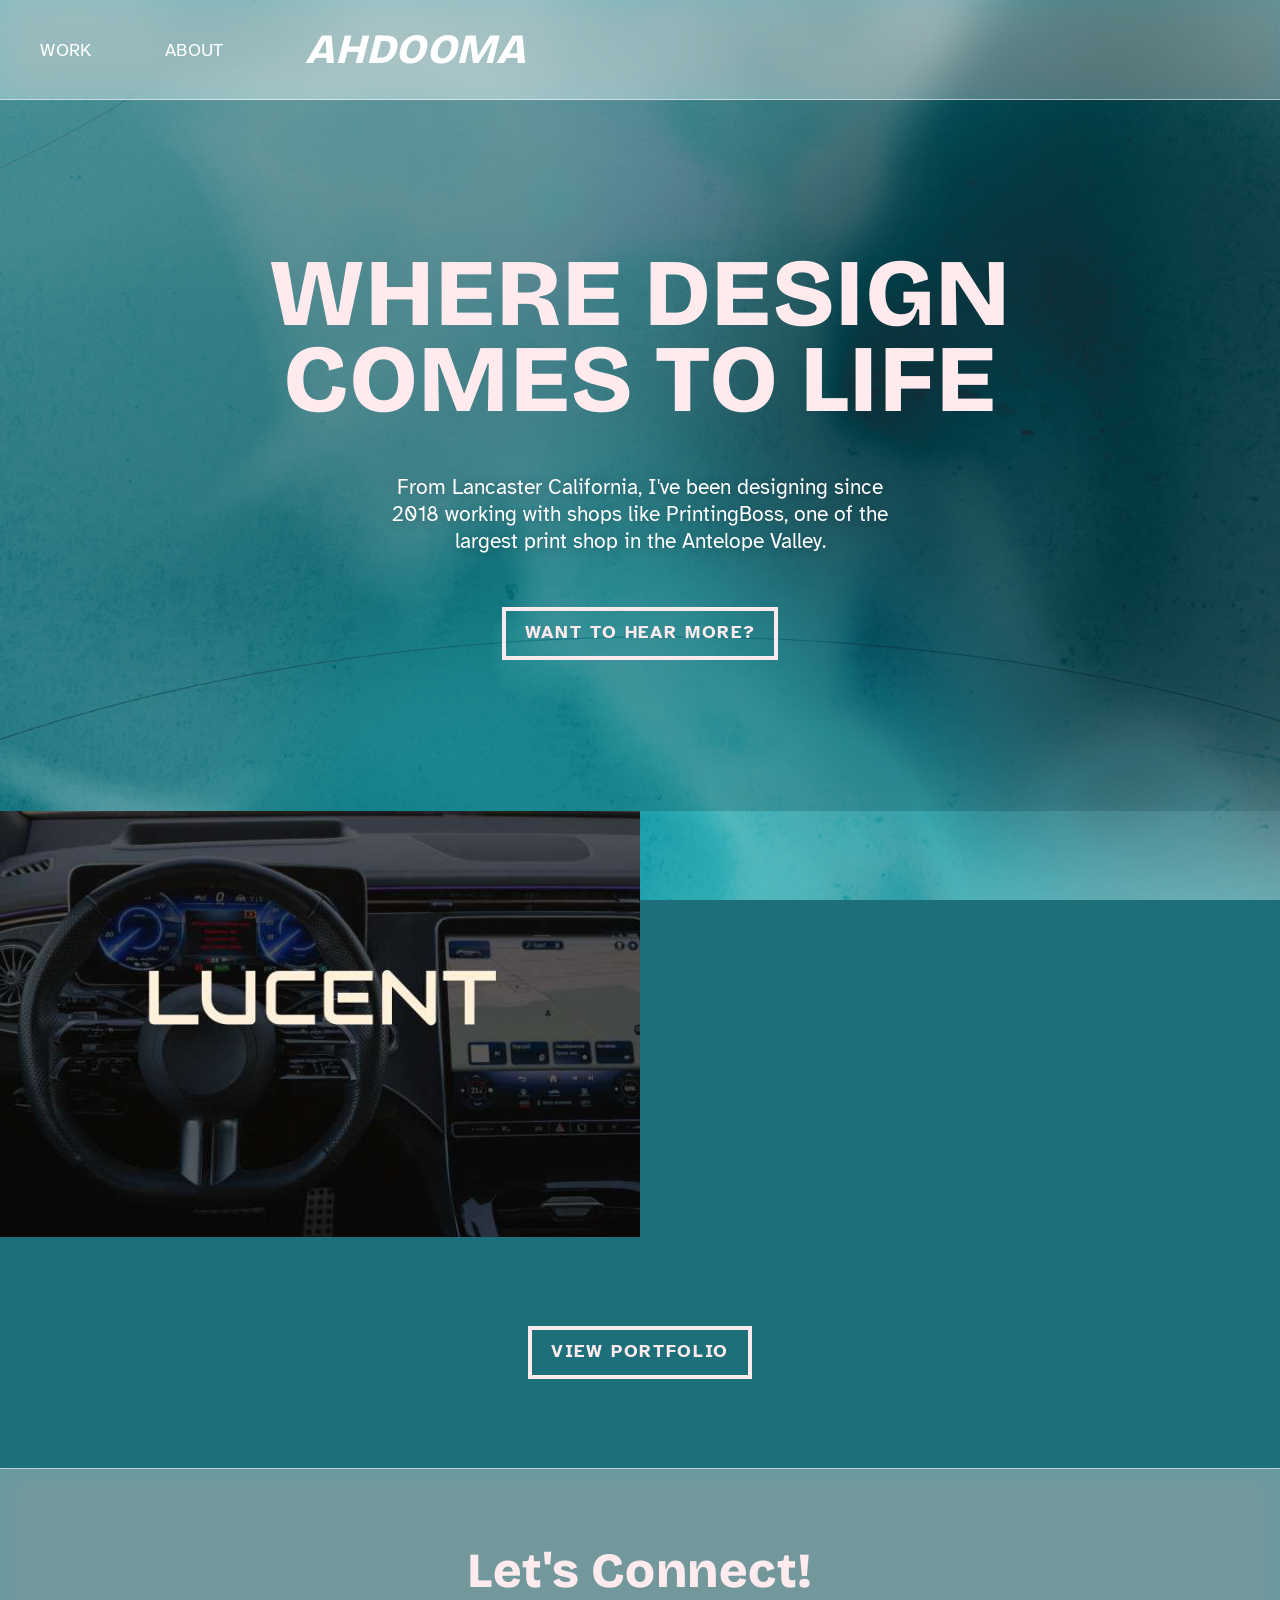
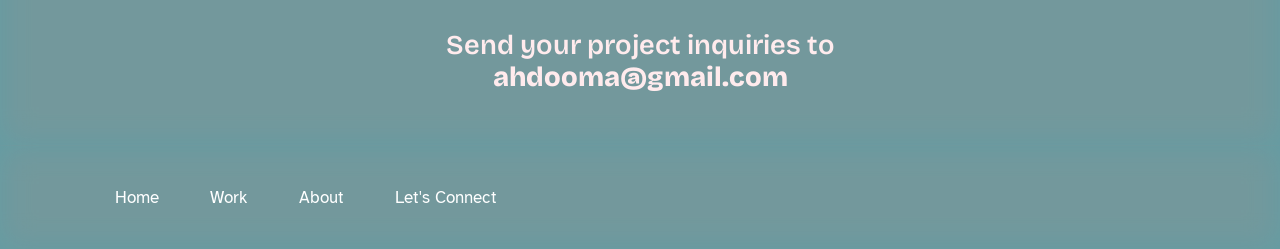
<file: index.html>
<!DOCTYPE html><html lang="en-gb"><head><meta charset="utf-8"><meta http-equiv="X-UA-Compatible" content="IE=edge"><meta name="viewport" content="width=device-width,initial-scale=1"><title>Ahdooma</title><meta name="generator" content="Publii Open-Source CMS for Static Site"><link rel="canonical" href="https://Ahdooma.github.io/Ahdoomaland2/"><link rel="alternate" type="application/atom+xml" href="https://Ahdooma.github.io/Ahdoomaland2/feed.xml" title="Ahdooma - RSS"><link rel="alternate" type="application/json" href="https://Ahdooma.github.io/Ahdoomaland2/feed.json" title="Ahdooma - JSON"><meta property="og:title" content="Ahdooma"><meta property="og:site_name" content="Ahdooma"><meta property="og:description" content=""><meta property="og:url" content="https://Ahdooma.github.io/Ahdoomaland2/"><meta property="og:type" content="website"><link rel="preload" href="https://Ahdooma.github.io/Ahdoomaland2/assets/fonts/bricolage-800.woff" as="font" type="font/woff" crossorigin><link rel="preload" href="https://Ahdooma.github.io/Ahdoomaland2/assets/fonts/atkinson-400.woff" as="font" type="font/woff" crossorigin><link rel="stylesheet" href="https://Ahdooma.github.io/Ahdoomaland2/assets/css/style.css?v&#x3D;b9c79a735c559bd54cc8ac964f9b024a"><script type="application/ld+json">{"@context":"http://schema.org","@type":"Organization","name":"Ahdooma","url":"https://Ahdooma.github.io/Ahdoomaland2/"}</script><noscript><style>img[loading] {
                    opacity: 1;
                }</style></noscript></head><body class="home-template"><style>.bg__layer{background-image:url('https://Ahdooma.github.io/Ahdoomaland2/assets/images/texture.jpg')}</style><div class="bg" aria-hidden="true"><div class="bg__layer bg__layer--1"></div><div class="bg__layer bg__layer--2"></div><span class="bg__glow bg__glow--1"></span> <span class="bg__glow bg__glow--2"></span> <span class="bg__glow bg__glow--3"></span><div class="bg__shade"></div></div><header class="topbar js-topbar"><div class="topbar__inner"><button class="topbar__toggle js-menu-toggle" aria-label="Menu" aria-controls="main-nav" aria-expanded="false"><span class="topbar__toggle-bars" aria-hidden="true"></span></button><nav class="nav" id="main-nav" aria-label="Main"><ul class="nav__list"><li><a href="https://Ahdooma.github.io/Ahdoomaland2/work/" target="_self">Work</a></li><li><a href="https://Ahdooma.github.io/Ahdoomaland2/about/" target="_self">About</a></li></ul></nav><a class="logo" href="https://Ahdooma.github.io/Ahdoomaland2/">Ahdooma</a></div></header><main class="home"><section class="hero"><div class="hero__inner"><h1 class="hero__title">Where design comes to life</h1><p class="hero__text">From Lancaster California, I&#x27;ve been designing since 2018 working with shops like PrintingBoss, one of the largest print shop in the Antelope Valley.</p><a class="btn" href="about.html">Want to hear more?</a></div></section><section class="tiles tiles--2" aria-label="Featured work"><article class="tile"><a class="tile__link" href="https://Ahdooma.github.io/Ahdoomaland2/work/lucent/"><img class="tile__image" src="https://Ahdooma.github.io/Ahdoomaland2/media/posts/1/Lucent-thumbnail.jpg" srcset="https://Ahdooma.github.io/Ahdoomaland2/media/posts/1/responsive/Lucent-thumbnail-xs.jpg 480w, https://Ahdooma.github.io/Ahdoomaland2/media/posts/1/responsive/Lucent-thumbnail-sm.jpg 768w, https://Ahdooma.github.io/Ahdoomaland2/media/posts/1/responsive/Lucent-thumbnail-md.jpg 1024w, https://Ahdooma.github.io/Ahdoomaland2/media/posts/1/responsive/Lucent-thumbnail-lg.jpg 1440w" sizes="(min-width: 720px) 50vw, 100vw" loading="lazy" height="480" width="720" alt=""> <span class="tile__title">Lucent</span></a></article></section><div class="cta-band"><a class="btn" href="https://Ahdooma.github.io/Ahdoomaland2/work/">View portfolio</a></div></main><section class="connect" aria-labelledby="connect-title"><div class="connect__inner"><h2 class="connect__title" id="connect-title">Let&#x27;s Connect!</h2><p class="connect__text">Send your project inquiries to <a href="mailto:ahdooma@gmail.com">ahdooma@gmail.com</a></p></div></section><footer class="footer"><div class="footer__inner"><div class="social"></div><nav class="footer__nav" aria-label="Footer"><ul><li class="active"><a href="https://Ahdooma.github.io/Ahdoomaland2/" target="_self">Home</a></li><li><a href="https://Ahdooma.github.io/Ahdoomaland2/work/" target="_self">Work</a></li><li><a href="https://Ahdooma.github.io/Ahdoomaland2/about/" target="_self">About</a></li><li><a href="https://Ahdooma.github.io/Ahdoomaland2/about/" target="_self">Let&#x27;s Connect</a></li></ul></nav></div></footer><script defer="defer" src="https://Ahdooma.github.io/Ahdoomaland2/assets/js/scripts.js?v&#x3D;b7cb4a0f5ff5a17b3cee25b6f83ab95b"></script><script>var images = document.querySelectorAll('img[loading]');
      for (var i = 0; i < images.length; i++) {
         if (images[i].complete) {
            images[i].classList.add('is-loaded');
         } else {
            images[i].addEventListener('load', function () {
               this.classList.add('is-loaded');
            }, false);
         }
      }</script></body></html>
</file>
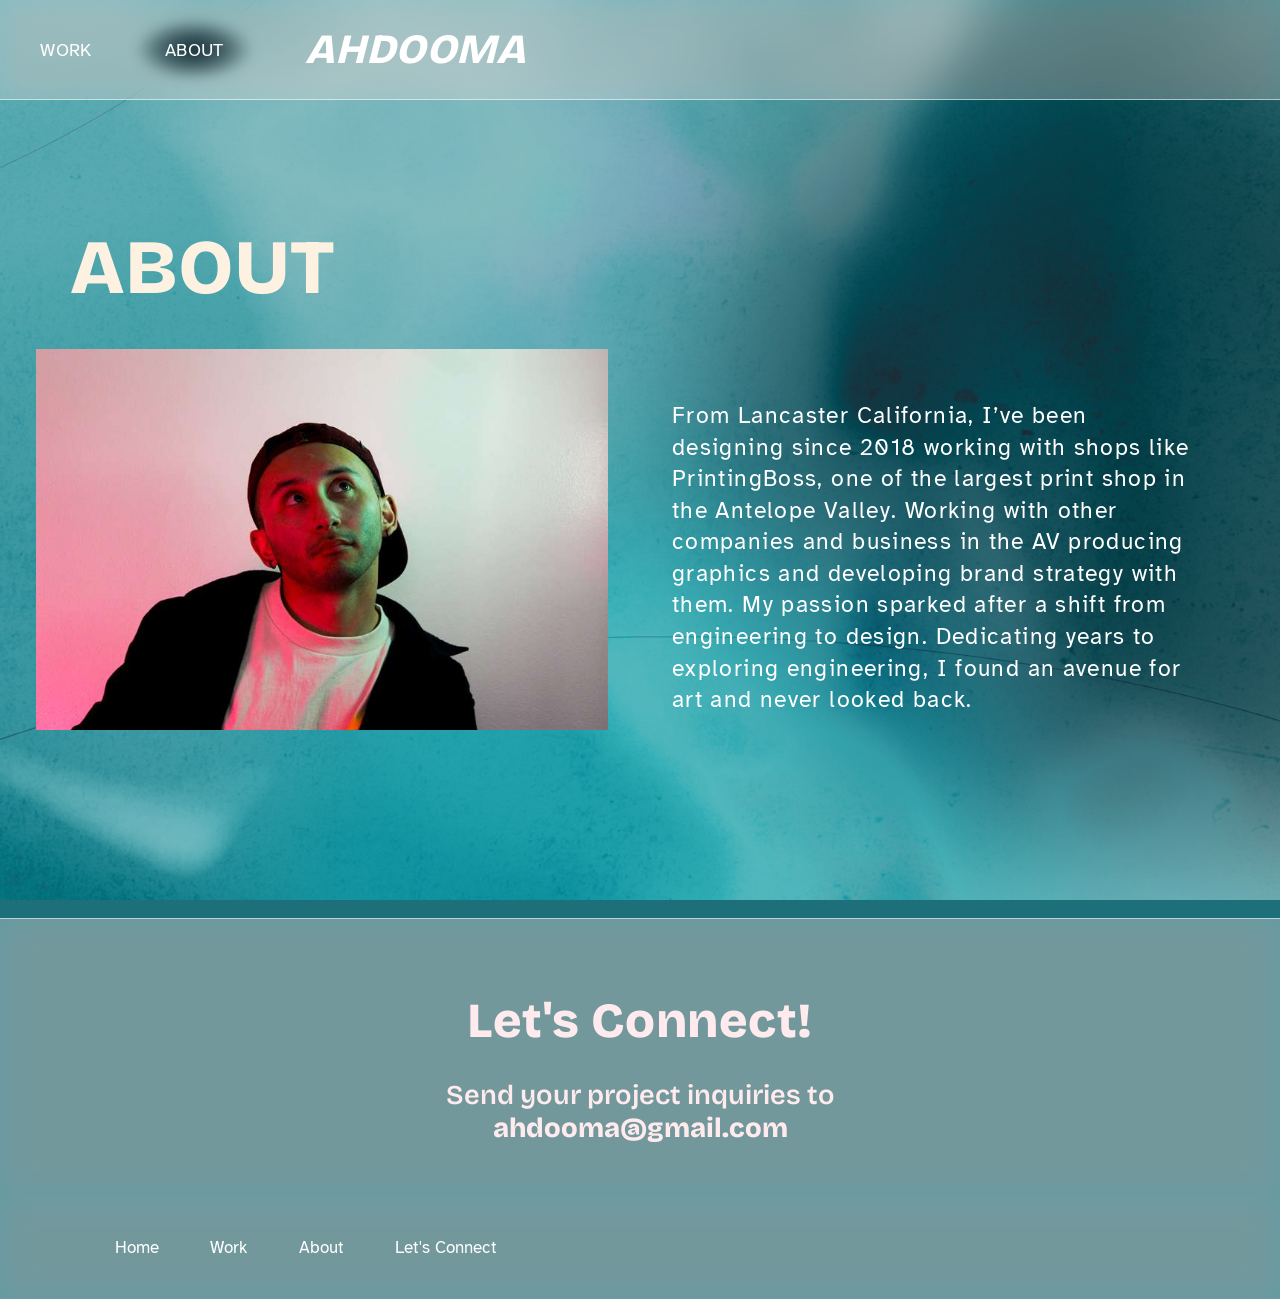
<file: about/index.html>
<!DOCTYPE html><html lang="en-gb"><head><meta charset="utf-8"><meta http-equiv="X-UA-Compatible" content="IE=edge"><meta name="viewport" content="width=device-width,initial-scale=1"><title>About - Ahdooma</title><meta name="description" content="From Lancaster California, I’ve been designing since 2018 working with shops like PrintingBoss, one of the largest print shop in the Antelope Valley. Working with other companies and business in the AV producing graphics and developing brand strategy with them. My passion sparked after a&amp;hellip;"><meta name="generator" content="Publii Open-Source CMS for Static Site"><link rel="canonical" href="https://Ahdooma.github.io/Ahdoomaland2/about/"><link rel="alternate" type="application/atom+xml" href="https://Ahdooma.github.io/Ahdoomaland2/feed.xml" title="Ahdooma - RSS"><link rel="alternate" type="application/json" href="https://Ahdooma.github.io/Ahdoomaland2/feed.json" title="Ahdooma - JSON"><meta property="og:title" content="About"><meta property="og:image" content="https://Ahdooma.github.io/Ahdoomaland2/media/posts/3/Angel-8-1.jpg"><meta property="og:image:width" content="2592"><meta property="og:image:height" content="1728"><meta property="og:site_name" content="Ahdooma"><meta property="og:description" content="From Lancaster California, I’ve been designing since 2018 working with shops like PrintingBoss, one of the largest print shop in the Antelope Valley. Working with other companies and business in the AV producing graphics and developing brand strategy with them. My passion sparked after a&amp;hellip;"><meta property="og:url" content="https://Ahdooma.github.io/Ahdoomaland2/about/"><meta property="og:type" content="article"><link rel="preload" href="https://Ahdooma.github.io/Ahdoomaland2/assets/fonts/bricolage-800.woff" as="font" type="font/woff" crossorigin><link rel="preload" href="https://Ahdooma.github.io/Ahdoomaland2/assets/fonts/atkinson-400.woff" as="font" type="font/woff" crossorigin><link rel="stylesheet" href="https://Ahdooma.github.io/Ahdoomaland2/assets/css/style.css?v&#x3D;b9c79a735c559bd54cc8ac964f9b024a"><script type="application/ld+json">{"@context":"http://schema.org","@type":"Article","mainEntityOfPage":{"@type":"WebPage","@id":"https://Ahdooma.github.io/Ahdoomaland2/about/"},"headline":"About","datePublished":"2026-11-12T17:09-08:00","dateModified":"2026-11-12T17:09-08:00","image":{"@type":"ImageObject","url":"https://Ahdooma.github.io/Ahdoomaland2/media/posts/3/Angel-8-1.jpg","height":1728,"width":2592},"description":"From Lancaster California, I’ve been designing since 2018 working with shops like PrintingBoss, one of the largest print shop in the Antelope Valley. Working with other companies and business in the AV producing graphics and developing brand strategy with them. My passion sparked after a&hellip;","author":{"@type":"Person","name":"Ahdooma","url":"https://Ahdooma.github.io/Ahdoomaland2/authors/ahdooma/"},"publisher":{"@type":"Organization","name":"Ahdooma"}}</script><noscript><style>img[loading] {
                    opacity: 1;
                }</style></noscript></head><body class="page-template"><style>.bg__layer{background-image:url('https://Ahdooma.github.io/Ahdoomaland2/assets/images/texture.jpg')}</style><div class="bg" aria-hidden="true"><div class="bg__layer bg__layer--1"></div><div class="bg__layer bg__layer--2"></div><span class="bg__glow bg__glow--1"></span> <span class="bg__glow bg__glow--2"></span> <span class="bg__glow bg__glow--3"></span><div class="bg__shade"></div></div><header class="topbar js-topbar"><div class="topbar__inner"><button class="topbar__toggle js-menu-toggle" aria-label="Menu" aria-controls="main-nav" aria-expanded="false"><span class="topbar__toggle-bars" aria-hidden="true"></span></button><nav class="nav" id="main-nav" aria-label="Main"><ul class="nav__list"><li><a href="https://Ahdooma.github.io/Ahdoomaland2/work/" target="_self">Work</a></li><li class="active"><a href="https://Ahdooma.github.io/Ahdoomaland2/about/" target="_self">About</a></li></ul></nav><a class="logo" href="https://Ahdooma.github.io/Ahdoomaland2/">Ahdooma</a></div></header><main class="page page--about"><article class="about"><h1 class="about__title">About</h1><div class="about__grid"><figure class="about__photo"><img src="https://Ahdooma.github.io/Ahdoomaland2/media/posts/3/Angel-8-1.jpg" srcset="https://Ahdooma.github.io/Ahdoomaland2/media/posts/3/responsive/Angel-8-1-xs.jpg 480w, https://Ahdooma.github.io/Ahdoomaland2/media/posts/3/responsive/Angel-8-1-sm.jpg 768w, https://Ahdooma.github.io/Ahdoomaland2/media/posts/3/responsive/Angel-8-1-md.jpg 1024w, https://Ahdooma.github.io/Ahdoomaland2/media/posts/3/responsive/Angel-8-1-lg.jpg 1440w" sizes="(min-width: 720px) 50vw, 100vw" loading="eager" height="1728" width="2592" alt=""></figure><div class="about__text entry"><p>From Lancaster California, I’ve been designing since 2018 working with shops like PrintingBoss, one of the largest print shop in the Antelope Valley. Working with other companies and business in the AV producing graphics and developing brand strategy with them. My passion sparked after a shift from engineering to design. Dedicating years to exploring engineering, I found an avenue for art and never looked back.</p></div></div></article></main><section class="connect" aria-labelledby="connect-title"><div class="connect__inner"><h2 class="connect__title" id="connect-title">Let&#x27;s Connect!</h2><p class="connect__text">Send your project inquiries to <a href="mailto:ahdooma@gmail.com">ahdooma@gmail.com</a></p></div></section><footer class="footer"><div class="footer__inner"><div class="social"></div><nav class="footer__nav" aria-label="Footer"><ul><li><a href="https://Ahdooma.github.io/Ahdoomaland2/" target="_self">Home</a></li><li><a href="https://Ahdooma.github.io/Ahdoomaland2/work/" target="_self">Work</a></li><li class="active"><a href="https://Ahdooma.github.io/Ahdoomaland2/about/" target="_self">About</a></li><li class="active"><a href="https://Ahdooma.github.io/Ahdoomaland2/about/" target="_self">Let&#x27;s Connect</a></li></ul></nav></div></footer><script defer="defer" src="https://Ahdooma.github.io/Ahdoomaland2/assets/js/scripts.js?v&#x3D;b7cb4a0f5ff5a17b3cee25b6f83ab95b"></script><script>var images = document.querySelectorAll('img[loading]');
      for (var i = 0; i < images.length; i++) {
         if (images[i].complete) {
            images[i].classList.add('is-loaded');
         } else {
            images[i].addEventListener('load', function () {
               this.classList.add('is-loaded');
            }, false);
         }
      }</script></body></html>
</file>
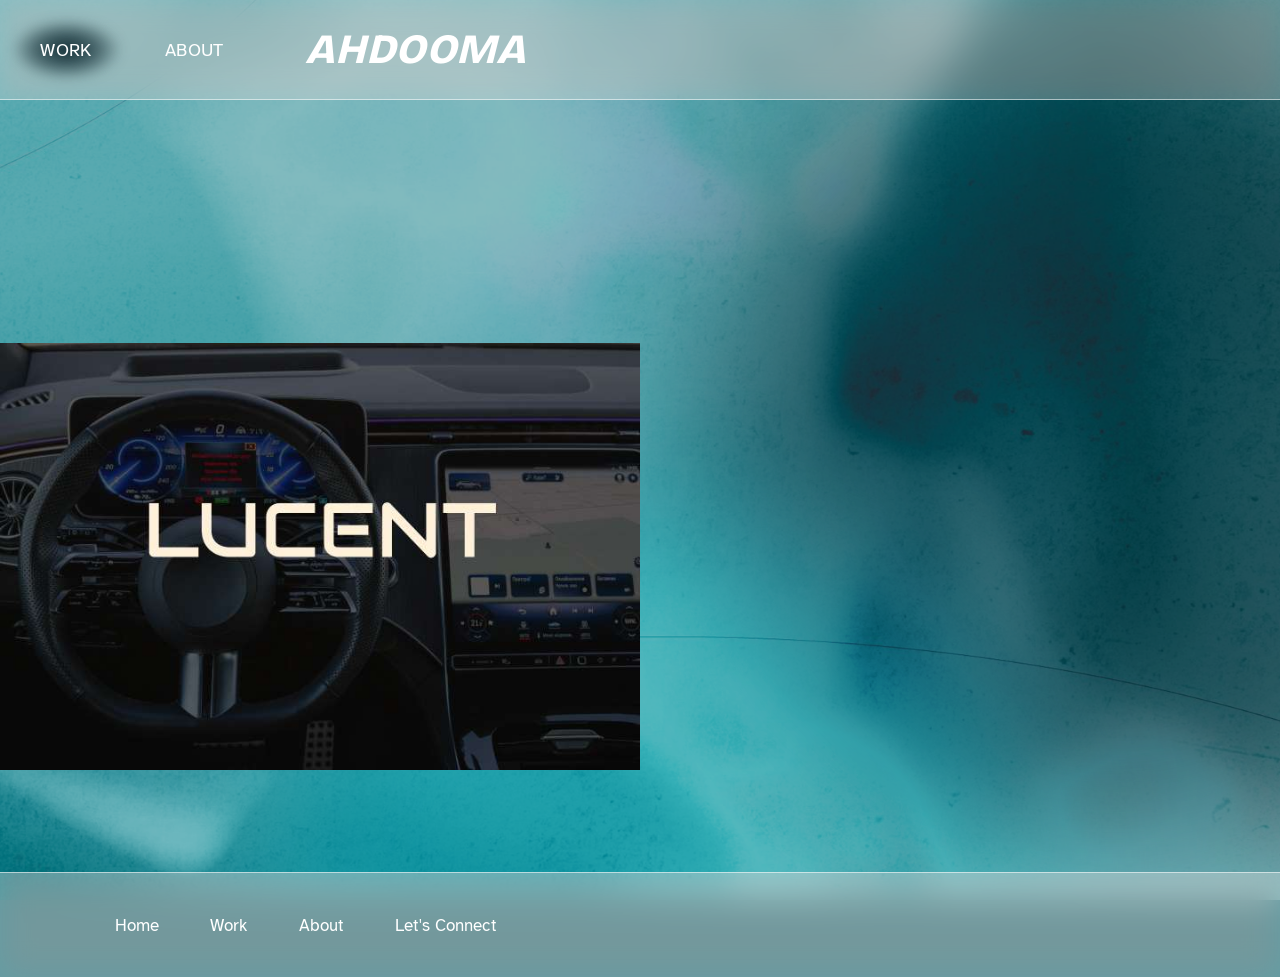
<file: work/index.html>
<!DOCTYPE html><html lang="en-gb"><head><meta charset="utf-8"><meta http-equiv="X-UA-Compatible" content="IE=edge"><meta name="viewport" content="width=device-width,initial-scale=1"><title>Ahdooma</title><meta name="generator" content="Publii Open-Source CMS for Static Site"><link rel="canonical" href="https://Ahdooma.github.io/Ahdoomaland2/work/"><link rel="alternate" type="application/atom+xml" href="https://Ahdooma.github.io/Ahdoomaland2/feed.xml" title="Ahdooma - RSS"><link rel="alternate" type="application/json" href="https://Ahdooma.github.io/Ahdoomaland2/feed.json" title="Ahdooma - JSON"><meta property="og:title" content="Ahdooma"><meta property="og:site_name" content="Ahdooma"><meta property="og:description" content=""><meta property="og:url" content="https://Ahdooma.github.io/Ahdoomaland2/work/"><meta property="og:type" content="website"><link rel="preload" href="https://Ahdooma.github.io/Ahdoomaland2/assets/fonts/bricolage-800.woff" as="font" type="font/woff" crossorigin><link rel="preload" href="https://Ahdooma.github.io/Ahdoomaland2/assets/fonts/atkinson-400.woff" as="font" type="font/woff" crossorigin><link rel="stylesheet" href="https://Ahdooma.github.io/Ahdoomaland2/assets/css/style.css?v&#x3D;b9c79a735c559bd54cc8ac964f9b024a"><script type="application/ld+json">{"@context":"http://schema.org","@type":"Organization","name":"Ahdooma","url":"https://Ahdooma.github.io/Ahdoomaland2/"}</script><noscript><style>img[loading] {
                    opacity: 1;
                }</style></noscript></head><body class="blogindex-template"><style>.bg__layer{background-image:url('https://Ahdooma.github.io/Ahdoomaland2/assets/images/texture.jpg')}</style><div class="bg" aria-hidden="true"><div class="bg__layer bg__layer--1"></div><div class="bg__layer bg__layer--2"></div><span class="bg__glow bg__glow--1"></span> <span class="bg__glow bg__glow--2"></span> <span class="bg__glow bg__glow--3"></span><div class="bg__shade"></div></div><header class="topbar js-topbar"><div class="topbar__inner"><button class="topbar__toggle js-menu-toggle" aria-label="Menu" aria-controls="main-nav" aria-expanded="false"><span class="topbar__toggle-bars" aria-hidden="true"></span></button><nav class="nav" id="main-nav" aria-label="Main"><ul class="nav__list"><li class="active"><a href="https://Ahdooma.github.io/Ahdoomaland2/work/" target="_self">Work</a></li><li><a href="https://Ahdooma.github.io/Ahdoomaland2/about/" target="_self">About</a></li></ul></nav><a class="logo" href="https://Ahdooma.github.io/Ahdoomaland2/">Ahdooma</a></div></header><main class="works"><header class="banner banner--empty"><div class="banner__inner"><h1 class="visually-hidden">Work</h1></div></header><section class="tiles tiles--2" aria-label="Work"><article class="tile"><a class="tile__link" href="https://Ahdooma.github.io/Ahdoomaland2/work/lucent/"><img class="tile__image" src="https://Ahdooma.github.io/Ahdoomaland2/media/posts/1/Lucent-thumbnail.jpg" srcset="https://Ahdooma.github.io/Ahdoomaland2/media/posts/1/responsive/Lucent-thumbnail-xs.jpg 480w, https://Ahdooma.github.io/Ahdoomaland2/media/posts/1/responsive/Lucent-thumbnail-sm.jpg 768w, https://Ahdooma.github.io/Ahdoomaland2/media/posts/1/responsive/Lucent-thumbnail-md.jpg 1024w, https://Ahdooma.github.io/Ahdoomaland2/media/posts/1/responsive/Lucent-thumbnail-lg.jpg 1440w" sizes="(min-width: 720px) 50vw, 100vw" loading="lazy" height="480" width="720" alt=""> <span class="tile__title">Lucent</span></a></article></section><div class="spacer"></div></main><footer class="footer"><div class="footer__inner"><div class="social"></div><nav class="footer__nav" aria-label="Footer"><ul><li><a href="https://Ahdooma.github.io/Ahdoomaland2/" target="_self">Home</a></li><li class="active"><a href="https://Ahdooma.github.io/Ahdoomaland2/work/" target="_self">Work</a></li><li><a href="https://Ahdooma.github.io/Ahdoomaland2/about/" target="_self">About</a></li><li><a href="https://Ahdooma.github.io/Ahdoomaland2/about/" target="_self">Let&#x27;s Connect</a></li></ul></nav></div></footer><script defer="defer" src="https://Ahdooma.github.io/Ahdoomaland2/assets/js/scripts.js?v&#x3D;b7cb4a0f5ff5a17b3cee25b6f83ab95b"></script><script>var images = document.querySelectorAll('img[loading]');
      for (var i = 0; i < images.length; i++) {
         if (images[i].complete) {
            images[i].classList.add('is-loaded');
         } else {
            images[i].addEventListener('load', function () {
               this.classList.add('is-loaded');
            }, false);
         }
      }</script></body></html>
</file>
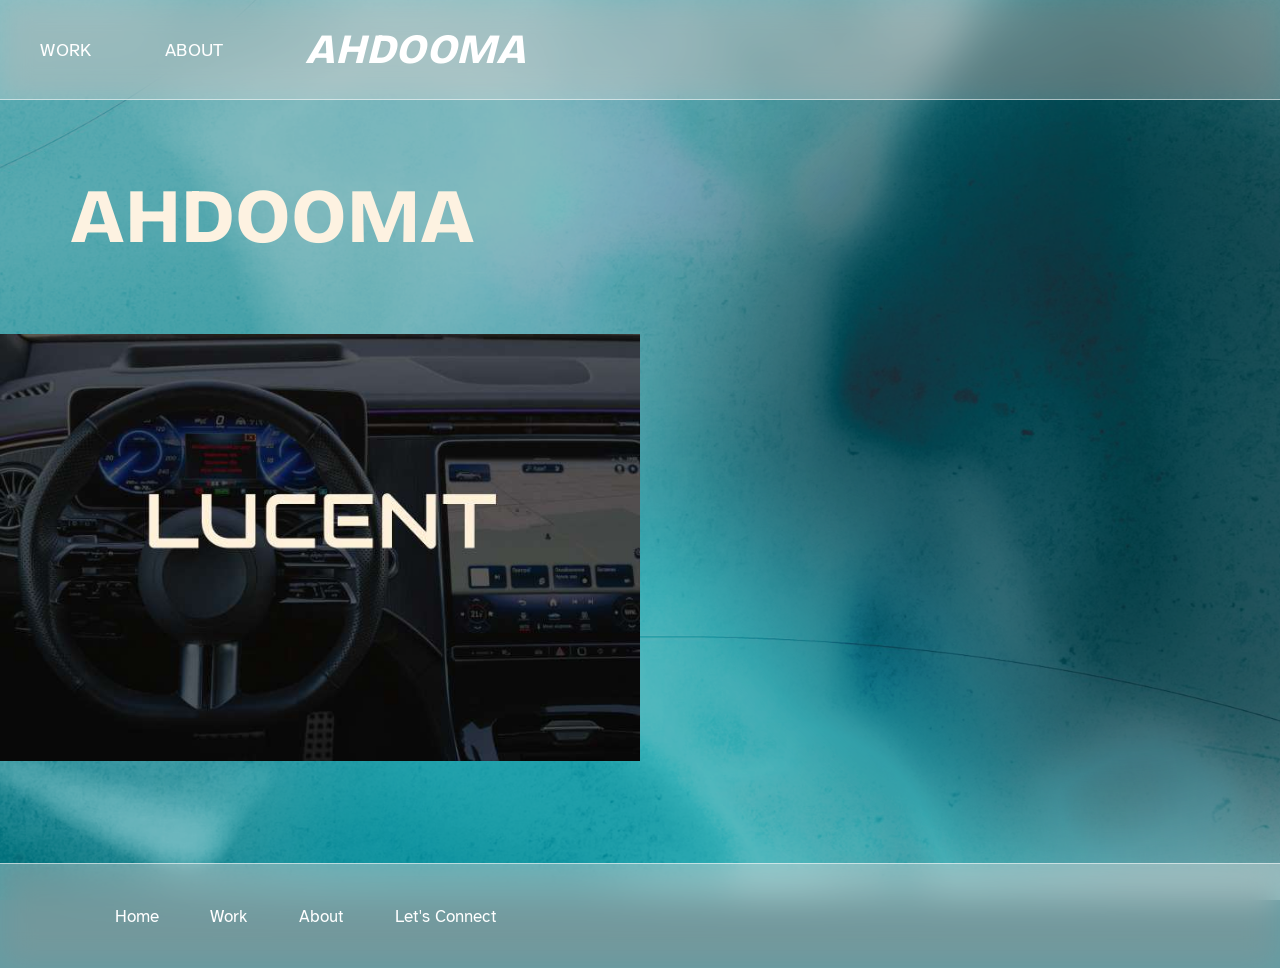
<file: authors/ahdooma/index.html>
<!DOCTYPE html><html lang="en-gb"><head><meta charset="utf-8"><meta http-equiv="X-UA-Compatible" content="IE=edge"><meta name="viewport" content="width=device-width,initial-scale=1"><title>Author: Ahdooma - Ahdooma</title><meta name="robots" content="noindex, follow"><meta name="generator" content="Publii Open-Source CMS for Static Site"><link rel="alternate" type="application/atom+xml" href="https://Ahdooma.github.io/Ahdoomaland2/feed.xml" title="Ahdooma - RSS"><link rel="alternate" type="application/json" href="https://Ahdooma.github.io/Ahdoomaland2/feed.json" title="Ahdooma - JSON"><meta property="og:title" content="Ahdooma"><meta property="og:site_name" content="Ahdooma"><meta property="og:description" content=""><meta property="og:url" content="https://Ahdooma.github.io/Ahdoomaland2/authors/ahdooma/"><meta property="og:type" content="website"><link rel="preload" href="https://Ahdooma.github.io/Ahdoomaland2/assets/fonts/bricolage-800.woff" as="font" type="font/woff" crossorigin><link rel="preload" href="https://Ahdooma.github.io/Ahdoomaland2/assets/fonts/atkinson-400.woff" as="font" type="font/woff" crossorigin><link rel="stylesheet" href="https://Ahdooma.github.io/Ahdoomaland2/assets/css/style.css?v&#x3D;b9c79a735c559bd54cc8ac964f9b024a"><script type="application/ld+json">{"@context":"http://schema.org","@type":"Organization","name":"Ahdooma","url":"https://Ahdooma.github.io/Ahdoomaland2/"}</script><noscript><style>img[loading] {
                    opacity: 1;
                }</style></noscript></head><body class="author-template"><style>.bg__layer{background-image:url('https://Ahdooma.github.io/Ahdoomaland2/assets/images/texture.jpg')}</style><div class="bg" aria-hidden="true"><div class="bg__layer bg__layer--1"></div><div class="bg__layer bg__layer--2"></div><span class="bg__glow bg__glow--1"></span> <span class="bg__glow bg__glow--2"></span> <span class="bg__glow bg__glow--3"></span><div class="bg__shade"></div></div><header class="topbar js-topbar"><div class="topbar__inner"><button class="topbar__toggle js-menu-toggle" aria-label="Menu" aria-controls="main-nav" aria-expanded="false"><span class="topbar__toggle-bars" aria-hidden="true"></span></button><nav class="nav" id="main-nav" aria-label="Main"><ul class="nav__list"><li><a href="https://Ahdooma.github.io/Ahdoomaland2/work/" target="_self">Work</a></li><li><a href="https://Ahdooma.github.io/Ahdoomaland2/about/" target="_self">About</a></li></ul></nav><a class="logo" href="https://Ahdooma.github.io/Ahdoomaland2/">Ahdooma</a></div></header><main class="works"><header class="banner banner--author"><div class="banner__inner"><h1 class="banner__title">Ahdooma</h1></div></header><section class="tiles tiles--2" aria-label="Ahdooma"><article class="tile"><a class="tile__link" href="https://Ahdooma.github.io/Ahdoomaland2/work/lucent/"><img class="tile__image" src="https://Ahdooma.github.io/Ahdoomaland2/media/posts/1/Lucent-thumbnail.jpg" srcset="https://Ahdooma.github.io/Ahdoomaland2/media/posts/1/responsive/Lucent-thumbnail-xs.jpg 480w, https://Ahdooma.github.io/Ahdoomaland2/media/posts/1/responsive/Lucent-thumbnail-sm.jpg 768w, https://Ahdooma.github.io/Ahdoomaland2/media/posts/1/responsive/Lucent-thumbnail-md.jpg 1024w, https://Ahdooma.github.io/Ahdoomaland2/media/posts/1/responsive/Lucent-thumbnail-lg.jpg 1440w" sizes="(min-width: 720px) 50vw, 100vw" loading="lazy" height="480" width="720" alt=""> <span class="tile__title">Lucent</span></a></article></section><div class="spacer"></div></main><footer class="footer"><div class="footer__inner"><div class="social"></div><nav class="footer__nav" aria-label="Footer"><ul><li><a href="https://Ahdooma.github.io/Ahdoomaland2/" target="_self">Home</a></li><li><a href="https://Ahdooma.github.io/Ahdoomaland2/work/" target="_self">Work</a></li><li><a href="https://Ahdooma.github.io/Ahdoomaland2/about/" target="_self">About</a></li><li><a href="https://Ahdooma.github.io/Ahdoomaland2/about/" target="_self">Let&#x27;s Connect</a></li></ul></nav></div></footer><script defer="defer" src="https://Ahdooma.github.io/Ahdoomaland2/assets/js/scripts.js?v&#x3D;b7cb4a0f5ff5a17b3cee25b6f83ab95b"></script><script>var images = document.querySelectorAll('img[loading]');
      for (var i = 0; i < images.length; i++) {
         if (images[i].complete) {
            images[i].classList.add('is-loaded');
         } else {
            images[i].addEventListener('load', function () {
               this.classList.add('is-loaded');
            }, false);
         }
      }</script></body></html>
</file>
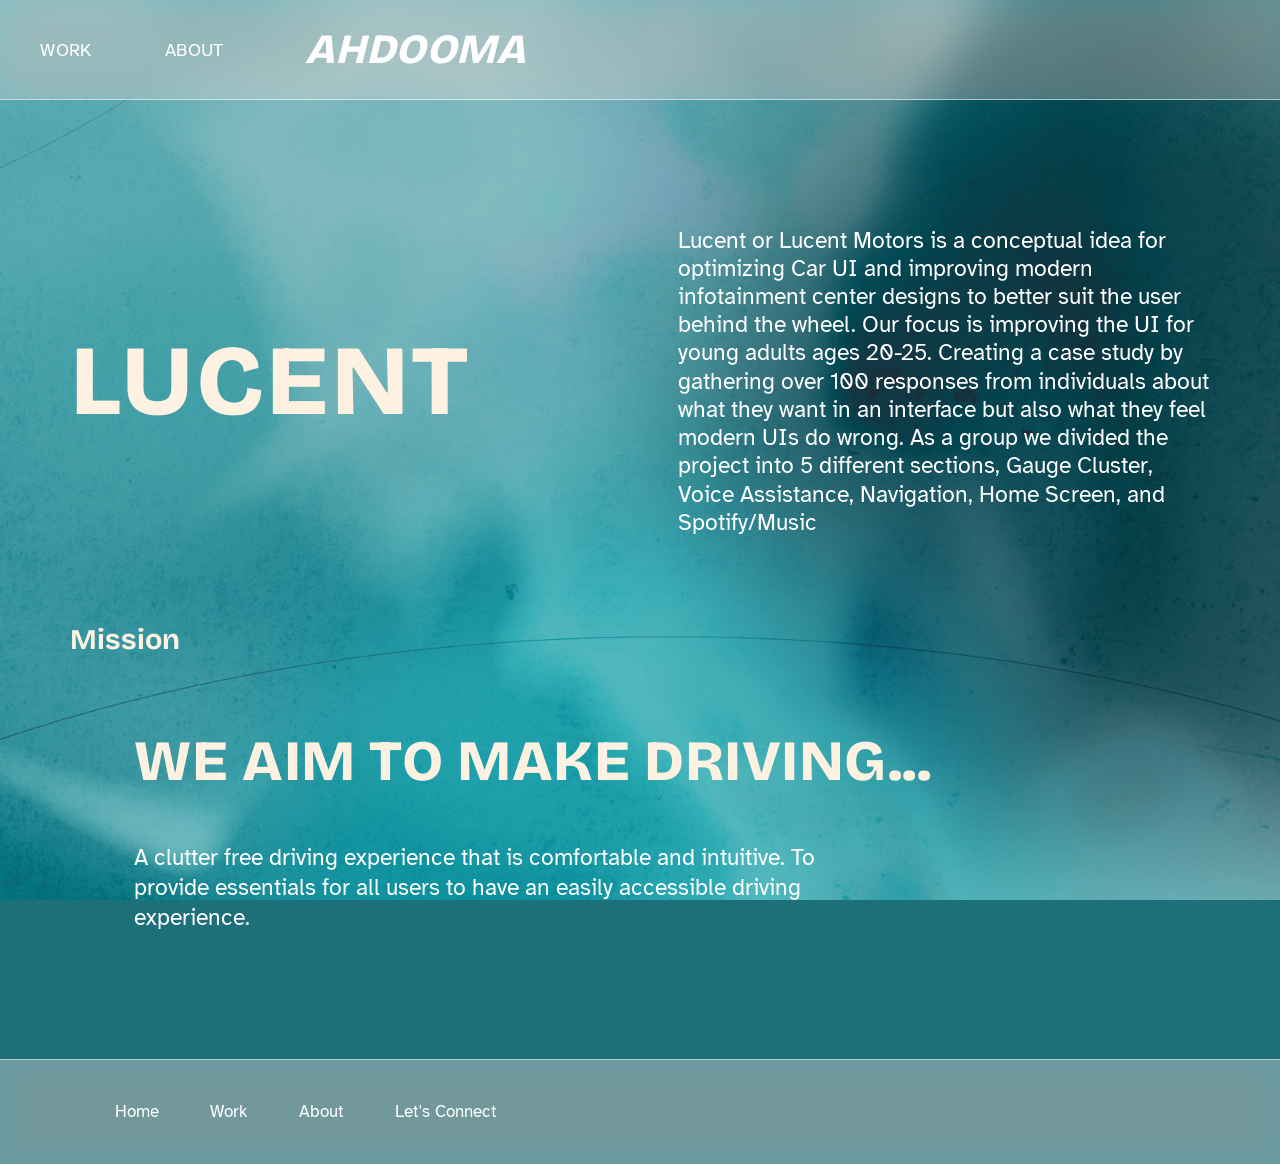
<file: work/lucent/index.html>
<!DOCTYPE html><html lang="en-gb"><head><meta charset="utf-8"><meta http-equiv="X-UA-Compatible" content="IE=edge"><meta name="viewport" content="width=device-width,initial-scale=1"><title>Lucent - Ahdooma</title><meta name="description" content="Mission We aim to make driving... A clutter free driving experience that is comfortable and intuitive. To provide essentials for all users to have an easily accessible driving experience."><meta name="generator" content="Publii Open-Source CMS for Static Site"><link rel="canonical" href="https://Ahdooma.github.io/Ahdoomaland2/work/lucent/"><link rel="alternate" type="application/atom+xml" href="https://Ahdooma.github.io/Ahdoomaland2/feed.xml" title="Ahdooma - RSS"><link rel="alternate" type="application/json" href="https://Ahdooma.github.io/Ahdoomaland2/feed.json" title="Ahdooma - JSON"><meta property="og:title" content="Lucent"><meta property="og:image" content="https://Ahdooma.github.io/Ahdoomaland2/media/posts/1/Lucent-thumbnail.jpg"><meta property="og:image:width" content="720"><meta property="og:image:height" content="480"><meta property="og:site_name" content="Ahdooma"><meta property="og:description" content="Mission We aim to make driving... A clutter free driving experience that is comfortable and intuitive. To provide essentials for all users to have an easily accessible driving experience."><meta property="og:url" content="https://Ahdooma.github.io/Ahdoomaland2/work/lucent/"><meta property="og:type" content="article"><link rel="preload" href="https://Ahdooma.github.io/Ahdoomaland2/assets/fonts/bricolage-800.woff" as="font" type="font/woff" crossorigin><link rel="preload" href="https://Ahdooma.github.io/Ahdoomaland2/assets/fonts/atkinson-400.woff" as="font" type="font/woff" crossorigin><link rel="stylesheet" href="https://Ahdooma.github.io/Ahdoomaland2/assets/css/style.css?v&#x3D;b9c79a735c559bd54cc8ac964f9b024a"><script type="application/ld+json">{"@context":"http://schema.org","@type":"Article","mainEntityOfPage":{"@type":"WebPage","@id":"https://Ahdooma.github.io/Ahdoomaland2/work/lucent/"},"headline":"Lucent","datePublished":"2026-11-12T17:00-08:00","dateModified":"2026-11-12T17:14-08:00","image":{"@type":"ImageObject","url":"https://Ahdooma.github.io/Ahdoomaland2/media/posts/1/Lucent-thumbnail.jpg","height":480,"width":720},"description":"Mission We aim to make driving... A clutter free driving experience that is comfortable and intuitive. To provide essentials for all users to have an easily accessible driving experience.","author":{"@type":"Person","name":"Ahdooma","url":"https://Ahdooma.github.io/Ahdoomaland2/authors/ahdooma/"},"publisher":{"@type":"Organization","name":"Ahdooma"}}</script><noscript><style>img[loading] {
                    opacity: 1;
                }</style></noscript></head><body class="post-template"><style>.bg__layer{background-image:url('https://Ahdooma.github.io/Ahdoomaland2/assets/images/texture.jpg')}</style><div class="bg" aria-hidden="true"><div class="bg__layer bg__layer--1"></div><div class="bg__layer bg__layer--2"></div><span class="bg__glow bg__glow--1"></span> <span class="bg__glow bg__glow--2"></span> <span class="bg__glow bg__glow--3"></span><div class="bg__shade"></div></div><header class="topbar js-topbar"><div class="topbar__inner"><button class="topbar__toggle js-menu-toggle" aria-label="Menu" aria-controls="main-nav" aria-expanded="false"><span class="topbar__toggle-bars" aria-hidden="true"></span></button><nav class="nav" id="main-nav" aria-label="Main"><ul class="nav__list"><li><a href="https://Ahdooma.github.io/Ahdoomaland2/work/" target="_self">Work</a></li><li><a href="https://Ahdooma.github.io/Ahdoomaland2/about/" target="_self">About</a></li></ul></nav><a class="logo" href="https://Ahdooma.github.io/Ahdoomaland2/">Ahdooma</a></div></header><main class="project"><article><header class="project__head"><h1 class="project__title">Lucent</h1><p class="project__intro">Lucent or Lucent Motors is a conceptual idea for optimizing Car UI and improving modern infotainment center designs to better suit the user behind the wheel. Our focus is improving the UI for young adults ages 20-25. Creating a case study by gathering over 100 responses from individuals about what they want in an interface but also what they feel modern UIs do wrong. As a group we divided the project into 5 different sections, Gauge Cluster, Voice Assistance, Navigation, Home Screen, and Spotify/Music</p></header><div class="entry"><h1>Mission</h1><h2>We aim to make driving...</h2><p>A clutter free driving experience that is comfortable and intuitive. To provide essentials for all users to have an easily accessible driving experience.</p></div></article><div class="spacer"></div></main><footer class="footer"><div class="footer__inner"><div class="social"></div><nav class="footer__nav" aria-label="Footer"><ul><li><a href="https://Ahdooma.github.io/Ahdoomaland2/" target="_self">Home</a></li><li><a href="https://Ahdooma.github.io/Ahdoomaland2/work/" target="_self">Work</a></li><li><a href="https://Ahdooma.github.io/Ahdoomaland2/about/" target="_self">About</a></li><li><a href="https://Ahdooma.github.io/Ahdoomaland2/about/" target="_self">Let&#x27;s Connect</a></li></ul></nav></div></footer><script defer="defer" src="https://Ahdooma.github.io/Ahdoomaland2/assets/js/scripts.js?v&#x3D;b7cb4a0f5ff5a17b3cee25b6f83ab95b"></script><script>var images = document.querySelectorAll('img[loading]');
      for (var i = 0; i < images.length; i++) {
         if (images[i].complete) {
            images[i].classList.add('is-loaded');
         } else {
            images[i].addEventListener('load', function () {
               this.classList.add('is-loaded');
            }, false);
         }
      }</script></body></html>
</file>
